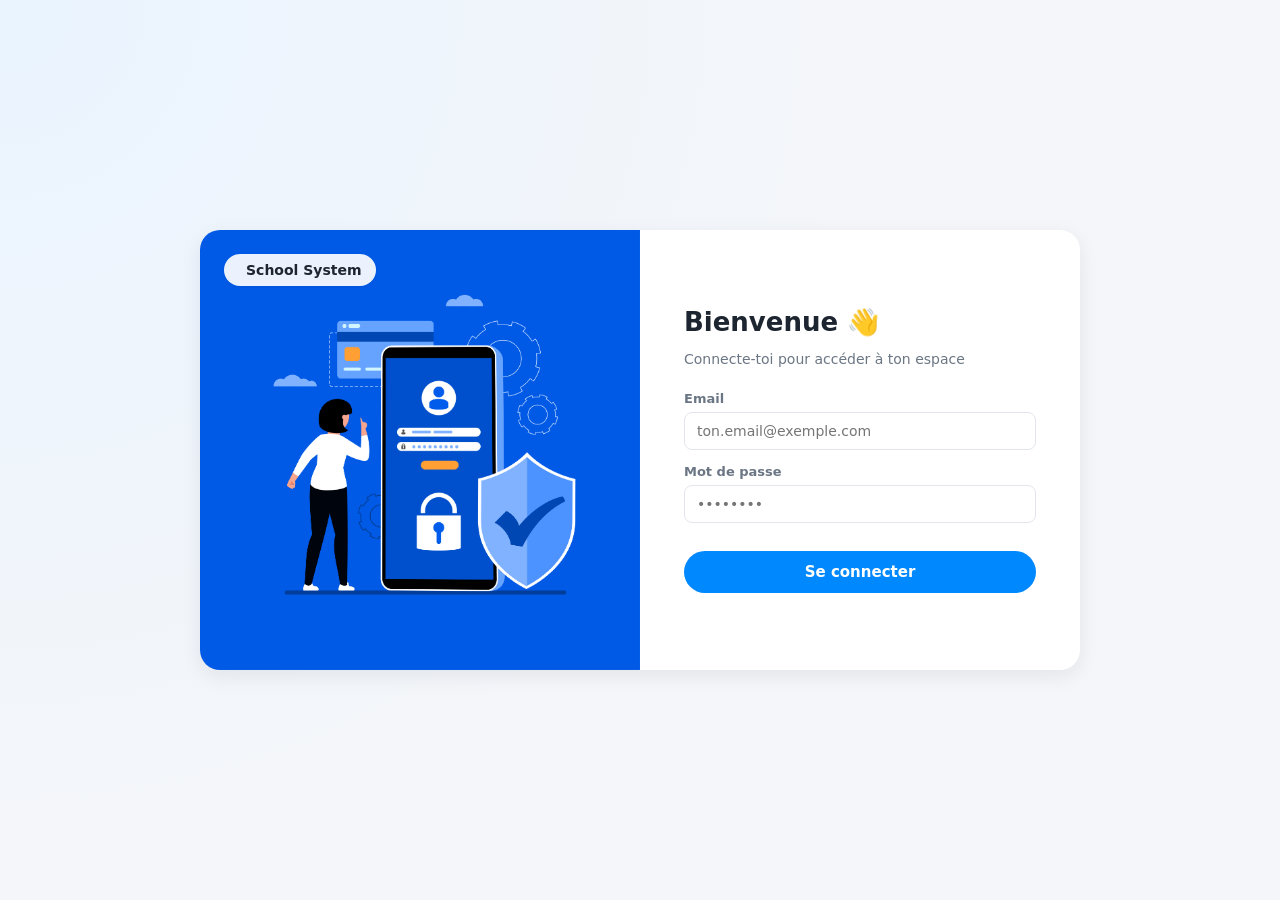
<file: web_fronted/index.html>
<!DOCTYPE html>
<html lang="fr">
<head>
    <meta charset="UTF-8">
    <title>School System</title>
    <link rel="stylesheet" href="styles/theme.css">
    <style>
        body {
            height: 100vh;
            display: flex;
            align-items: center;
            justify-content: center;
        }
        .loading-dot {
            width: 10px; height: 10px; border-radius: 50%;
            background: var(--color-primary);
            animation: pulse 1s infinite ease-in-out;
        }
        @keyframes pulse { 50% { opacity: 0.3; transform: scale(0.8); } }
    </style>
</head>
<body>
    <div class="loading-dot"></div>

    <script type="module">
        const token = localStorage.getItem("jwt");
        const role = localStorage.getItem("role");

        if (!token || !role) {
            window.location.href = "login.html";
        } else {
            switch (role) {
                case "Director": window.location.href = "director.html"; break;
                case "Administrator": window.location.href = "admin.html"; break;
                case "Professor": window.location.href = "professor.html"; break;
                case "Student": window.location.href = "student.html"; break;
                default: window.location.href = "login.html";
            }
        }
    </script>
</body>
</html>
</file>
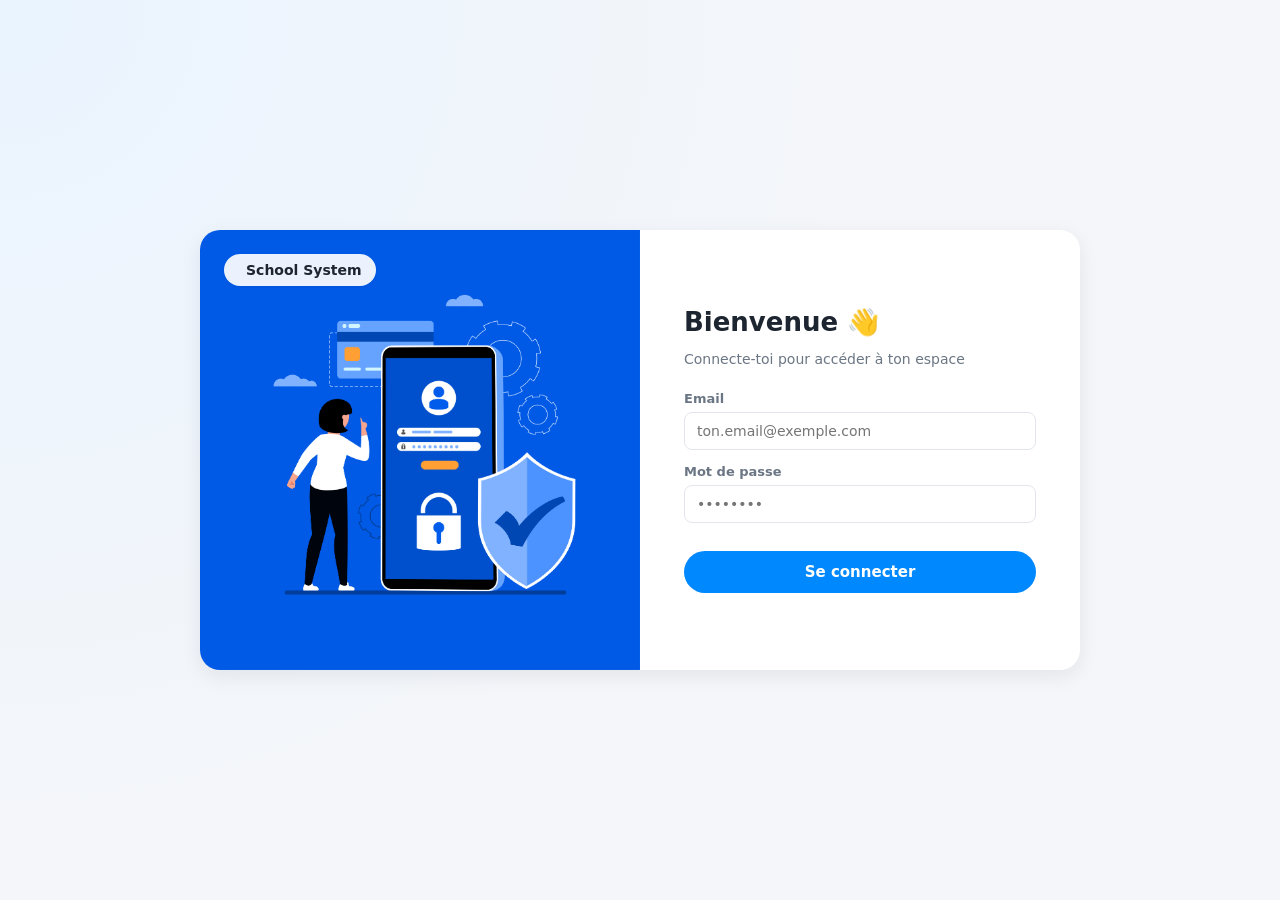
<file: web_fronted/admin.html>
<!DOCTYPE html>
<html lang="fr">
<head>
    <meta charset="UTF-8">
    <title>Admin Dashboard</title>
    <link rel="stylesheet" href="styles/theme.css">
    <link rel="stylesheet" href="styles/admin.css">
</head>
<body>
    <div class="app-shell">
        <aside class="app-sidebar" id="sidebar">
            <div class="app-sidebar-brand">
                <span class="brand-dot"></span>
                <span>School System</span>
            </div>
            <div class="app-sidebar-role">Administrator</div>

            <nav class="app-nav">
                <button class="app-nav-btn active" id="sidebarCreatioinFiliereBtn" data-target="filieres">
                    <svg viewBox="0 0 24 24" fill="none" stroke="currentColor" stroke-width="2"><path d="M12 3 2 8l10 5 10-5-10-5Z"/><path d="M6 10.5V16c0 1.5 2.7 3 6 3s6-1.5 6-3v-5.5"/></svg>
                    Filières
                </button>
                <button class="app-nav-btn" id="sidebarCreationProfBtn" data-target="professors">
                    <svg viewBox="0 0 24 24" fill="none" stroke="currentColor" stroke-width="2"><circle cx="12" cy="8" r="4"/><path d="M4 21c0-4.4 3.6-7 8-7s8 2.6 8 7"/></svg>
                    Professeurs
                </button>
                <button class="app-nav-btn" id="sidebarcreerEtudiantBtn" data-target="students">
                    <svg viewBox="0 0 24 24" fill="none" stroke="currentColor" stroke-width="2"><circle cx="9" cy="8" r="3.5"/><path d="M2 21c0-3.6 3-6 7-6s7 2.4 7 6"/><path d="M16.5 5c1.7.3 3 1.8 3 3.5S18.2 11.7 16.5 12"/><path d="M22 21c0-2.8-1.9-5-4.8-5.7"/></svg>
                    Étudiants
                </button>
                <button class="app-nav-btn" id="sidebarCreerModuleBtn" data-target="modules">
                    <svg viewBox="0 0 24 24" fill="none" stroke="currentColor" stroke-width="2"><path d="M4 19.5A2.5 2.5 0 0 1 6.5 17H20"/><path d="M6.5 2H20v20H6.5A2.5 2.5 0 0 1 4 19.5v-15A2.5 2.5 0 0 1 6.5 2Z"/></svg>
                    Modules
                </button>
                <button class="app-nav-btn" id="sidebarOverviewBtn" data-target="overview">
                    <svg viewBox="0 0 24 24" fill="none" stroke="currentColor" stroke-width="2"><rect x="3" y="3" width="7" height="9" rx="1.5"/><rect x="14" y="3" width="7" height="5" rx="1.5"/><rect x="14" y="12" width="7" height="9" rx="1.5"/><rect x="3" y="16" width="7" height="5" rx="1.5"/></svg>
                    Overview
                </button>
            </nav>

            <div class="app-sidebar-footer">
                <button class="app-logout-btn" id="logoutBtn">Se déconnecter</button>
            </div>
        </aside>

        <div class="app-main">
            <header class="app-header">
                <div class="app-header-left">
                    <button class="app-burger-btn" id="burgerMenuBtn">
                        <svg viewBox="0 0 24 24" fill="none" stroke="currentColor" stroke-width="2"><path d="M3 6h18"/><path d="M3 12h18"/><path d="M3 18h18"/></svg>
                    </button>
                    <div class="app-header-title" id="pageTitle">Filières</div>
                </div>
                <div class="app-header-right">
                    <a href="profile.html" class="app-avatar" style="text-decoration:none;" title="Mon profil">A</a>
                </div>
            </header>

            <main class="app-content">

                <!-- ===== FILIERES ===== -->
                <section class="app-section active creation-filiere" id="filieres">
                    <div class="section-heading">
                        <div>
                            <h1>Filières</h1>
                            <p>Créer et gérer les filières</p>
                        </div>
                    </div>

                    <div class="admin-split">
                        <div class="card">
                            <div class="card-title">Liste des filières</div>
                            <table class="data-table" id="tableRows" style="max-width: 500px;"></table>
                        </div>

                        <div class="card">
                            <div class="card-title">Ajouter une filière</div>
                            <div class="form-field">
                                <label>Nom de filière</label>
                                <input id="filierName" type="text" placeholder="Ex: Génie Informatique">
                            </div>
                            <div class="form-field">
                                <label>Description</label>
                                <textarea id="filiereDescription" class="filiere-description" placeholder="Décris brièvement la filière"></textarea>
                            </div>
                            <button class="btn btn-primary" id="filiereCreationSubmitBtn" style="margin-top:14px;">Enregistrer</button>
                        </div>
                    </div>
                </section>

                <!-- ===== PROFESSORS ===== -->
                <section class="app-section creation-prof" id="professors">
                    <div class="section-heading">
                        <div>
                            <h1>Professeurs</h1>
                            <p>Créer et gérer les comptes professeur</p>
                        </div>
                    </div>

                    <div class="admin-split">
                        <div class="card">
                            <div class="card-title">Liste des professeurs</div>
                            <table class="data-table" id="profTableRows"></table>
                        </div>

                        <div class="card">
                            <div class="card-title">Ajouter un professeur</div>
                            <div class="form-field">
                                <label>Nom</label>
                                <input id="profLastName" type="text" placeholder="Entrer le prenom">
                            </div>
                            <div class="form-field">
                                <label>Prenom</label>
                                <input id="profFirstName" type="text" placeholder="Entrer le nom">
                            </div>
                            <p style="font-size:13px;opacity:0.7;">Le mot de passe est genere automatiquement (nom+prenom+123)</p>
                            <button id="createProfBtn" class="btn btn-primary" style="margin-top:14px;">Enregistrer</button>
                        </div>
                    </div>
                </section>

                <!-- ===== STUDENTS ===== -->
                <section class="app-section creation-etudiant" id="students">
                    <div class="section-heading">
                        <div>
                            <h1>Étudiants</h1>
                            <p>Créer et gérer les comptes étudiant</p>
                        </div>
                    </div>

                    <div class="admin-split">
                        <div class="card">
                            <div class="card-title">Liste des étudiants</div>
                            <table class="data-table" id="studentTableRows"></table>
                        </div>

                        <div class="card">
                            <div class="card-title">Ajouter un étudiant</div>
                            <div class="form-field">
                                <label>Nom </label>
                                <input id="studentLastName" type="text">
                            </div>
                            <div class="form-field">
                                <label>Prenom</label>
                                <input id="studentFirstName" type="text">
                            </div>
                            <div class="form-field">
                                <label>CNI</label>
                                <input id="studentCNI" type="text">
                            </div>
                            <div class="form-field">
                                <label>CNE</label>
                                <input id="studentCNE" type="text">
                            </div>
                            <div class="form-field">
                                <label>Filière</label>
                                <select id="studentFiliere"></select>
                            </div>
                            <button id="createStudentBtn" class="btn btn-primary" style="margin-top:14px;">Enregistrer</button>
                        </div>
                    </div>
                </section>

                <!-- ===== MODULES ===== -->
                <section class="app-section creation-module" id="modules">
                    <div class="section-heading">
                        <div>
                            <h1>Modules</h1>
                            <p>Créer et gérer les modules</p>
                        </div>
                    </div>

                    <div class="admin-split">
                        <div class="card">
                            <div class="card-title">Liste des modules</div>
                            <table class="data-table" id="moduleTableRows"></table>
                        </div>

                        <div class="card">
                            <div class="card-title">Ajouter un module</div>
                            <div class="form-field">
                                <label>Nom du module</label>
                                <input id="moduleName" type="text">
                            </div>
                            <div class="form-field">
                                <label>Description</label>
                                <input id="moduleDesc" type="text">
                            </div>
                            <div class="form-field">
                                <label>Professeur</label>
                                <select id="moduleProfessor"></select>
                            </div>
                            <div class="form-field">
                                <label>Filière</label>
                                <select id="moduleFiliere"></select>
                            </div>
                            <div class="form-field">
                                <label>Créneau libre</label>
                                <select id="moduleSlot"></select>
                            </div>

                            <button id="createModuleBtn" class="btn btn-primary" style="margin-top:14px;">Enregistrer</button>
                        </div>
                    </div>
                </section>

                <!-- ===== OVERVIEW ===== -->
                <section class="app-section overview" id="overview">
                    <div class="section-heading">
                        <div>
                            <h1>Overview</h1>
                            <p>Vue détaillée par filière</p>
                        </div>
                        <select id="overviewFiliere" style="min-width:220px;"></select>
                    </div>

                    <div class="overview-content">
                        <div class="card">
                            <div class="card-title"> Modules - Professeurs</div>
                            <table class="data-table" id="overviewProfessorModuleTable"></table>
                        </div>
                        <div class="card">
                            <div class="card-title">Étudiants</div>
                            <table class="data-table" id="overviewStudentTable"></table>
                        </div>
                    </div>
                </section>

            </main>
        </div>
    </div>

    <script type="module" src="script/utile.js"></script>
    <script type="module" src="script/admin.js"></script>
</body>
</html>
</file>
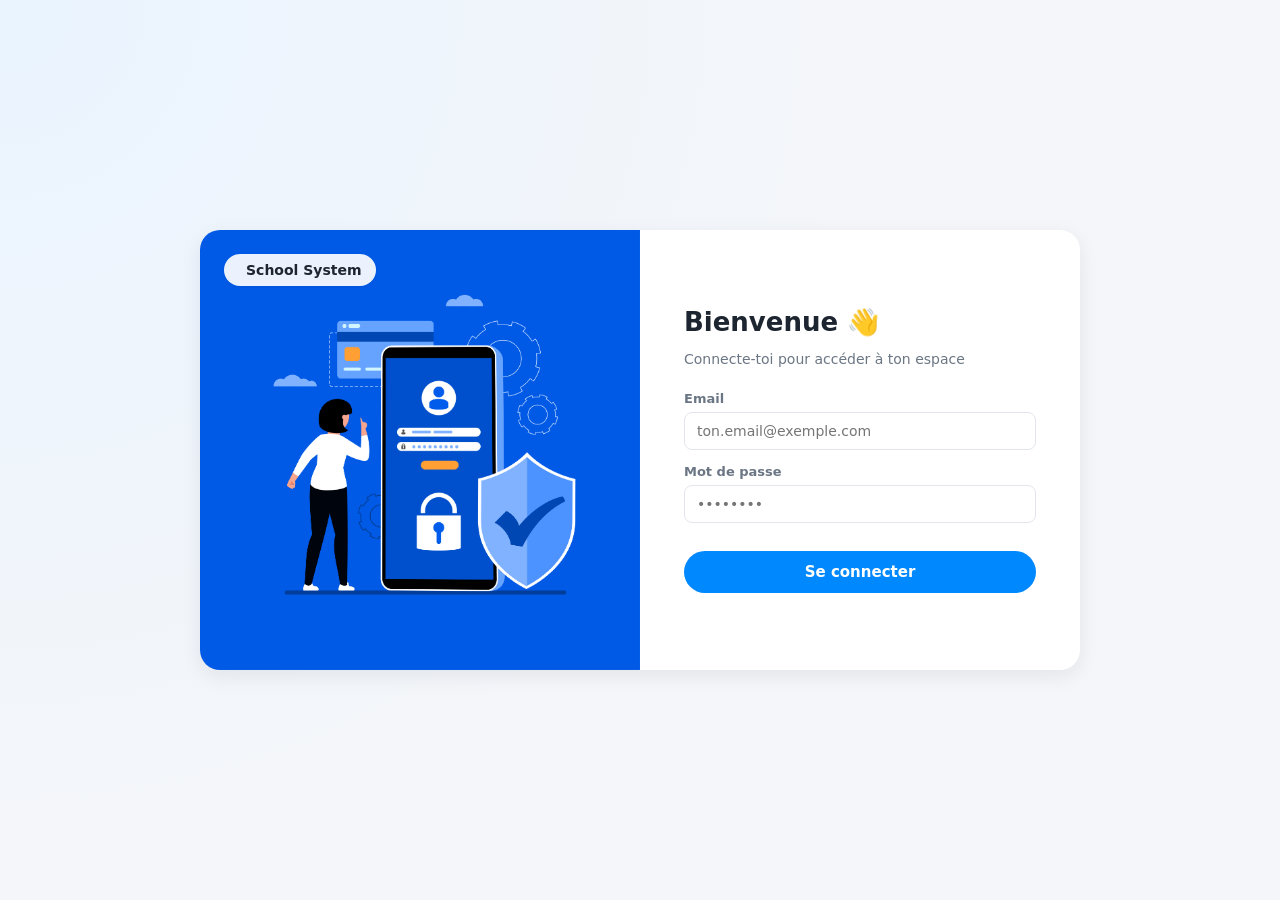
<file: web_fronted/director.html>
<!DOCTYPE html>
<html lang="fr">
<head>
    <meta charset="UTF-8">
    <title>Director Dashboard</title>
    <link rel="stylesheet" href="styles/theme.css">
    <link rel="stylesheet" href="styles/director.css">
</head>
<body>
    <div class="app-shell">
        <aside class="app-sidebar" id="sidebar">
            <div class="app-sidebar-brand">
                <span class="brand-dot"></span>
                <span>School System</span>
            </div>
            <div class="app-sidebar-role">Director</div>

            <nav class="app-nav">
                <button class="app-nav-btn active" data-target="overview">
                    <svg viewBox="0 0 24 24" fill="none" stroke="currentColor" stroke-width="2"><rect x="3" y="3" width="7" height="9" rx="1.5"/><rect x="14" y="3" width="7" height="5" rx="1.5"/><rect x="14" y="12" width="7" height="9" rx="1.5"/><rect x="3" y="16" width="7" height="5" rx="1.5"/></svg>
                    Overview
                </button>
                <button class="app-nav-btn" data-target="by-filiere">
                    <svg viewBox="0 0 24 24" fill="none" stroke="currentColor" stroke-width="2"><path d="M12 3 2 8l10 5 10-5-10-5Z"/><path d="M6 10.5V16c0 1.5 2.7 3 6 3s6-1.5 6-3v-5.5"/></svg>
                    Par filière
                </button>
                <button class="app-nav-btn" data-target="ml-dashboard">
                    <svg viewBox="0 0 24 24" fill="none" stroke="currentColor" stroke-width="2"><path d="M12 2v4"/><path d="M12 18v4"/><path d="M4.9 4.9l2.8 2.8"/><path d="M16.3 16.3l2.8 2.8"/><path d="M2 12h4"/><path d="M18 12h4"/><path d="M4.9 19.1l2.8-2.8"/><path d="M16.3 7.7l2.8-2.8"/><circle cx="12" cy="12" r="3.2"/></svg>
                    Classes &amp; étudiants
                </button>
                <button class="app-nav-btn" data-target="predictions">
                    <svg viewBox="0 0 24 24" fill="none" stroke="currentColor" stroke-width="2"><path d="M3 17l6-6 4 4 8-8"/><path d="M17 7h4v4"/></svg>
                    Prédictions précoces
                </button>
            </nav>

            <div class="app-sidebar-footer">
                <button class="app-logout-btn" id="logoutBtn">Se déconnecter</button>
            </div>
        </aside>

        <div class="app-main">
            <header class="app-header">
                <div class="app-header-left">
                    <button class="app-burger-btn" id="burgerMenuBtn">
                        <svg viewBox="0 0 24 24" fill="none" stroke="currentColor" stroke-width="2"><path d="M3 6h18"/><path d="M3 12h18"/><path d="M3 18h18"/></svg>
                    </button>
                    <div class="app-header-title" id="pageTitle">Overview</div>
                </div>
                <div class="app-header-right">
                    <a href="profile.html" class="app-avatar" style="text-decoration:none;" title="Mon profil">D</a>
                </div>
            </header>

            <main class="app-content">

                <!-- ===== OVERVIEW ===== -->
                <section class="app-section active" id="overview">
                    <div class="section-heading">
                        <div>
                            <h1>Vue d'ensemble</h1>
                            <p>Statistiques générales de l'établissement</p>
                        </div>
                    </div>

                    <div class="stat-grid">
                        <div class="stat-card">
                            <div class="stat-label">Filières</div>
                            <div class="stat-value" id="statFilieres">–</div>
                        </div>
                        <div class="stat-card">
                            <div class="stat-label">Professeurs</div>
                            <div class="stat-value" id="statProfessors">–</div>
                        </div>
                        <div class="stat-card">
                            <div class="stat-label">Étudiants</div>
                            <div class="stat-value" id="statStudents">–</div>
                        </div>
                        <div class="stat-card">
                            <div class="stat-label">Moyenne générale</div>
                            <div class="stat-value" id="statAverage">–</div>
                        </div>
                    </div>

                    <div class="card" style="margin-top:20px;">
                        <div class="card-title">Toutes les filières en un coup d'œil</div>
                        <table class="data-table" id="filieresOverviewTable">
                            <thead>
                                <tr>
                                    <th>Filière</th>
                                    <th>Étudiants</th>
                                    <th>Professeurs</th>
                                    <th>Moyenne</th>
                                    <th>Étudiants notés</th>
                                    <th>À risque</th>
                                </tr>
                            </thead>
                            <tbody id="filieresOverviewTableBody"></tbody>
                        </table>
                    </div>
                </section>

                <!-- ===== BY FILIERE: students + grades per class ===== -->
                <section class="app-section" id="by-filiere">
                    <div class="section-heading">
                        <div>
                            <h1>Par filière</h1>
                            <p>Étudiants et notes, filière par filière</p>
                        </div>
                        <select id="filiereOverviewSelect" style="min-width:220px;"></select>
                    </div>

                    <div class="card">
                        <div class="card-title">Étudiants &amp; moyennes</div>
                        <table class="data-table" id="filiereStudentsTable">
                            <thead>
                                <tr>
                                    <th>Nom</th>
                                    <th>Prénom</th>
                                    <th>CNE</th>
                                    <th>Moyenne générale</th>
                                </tr>
                            </thead>
                            <tbody id="filiereStudentsTableBody"></tbody>
                        </table>
                    </div>

                    <div class="card">
                        <div class="card-title">Modules de cette filière</div>
                        <table class="data-table" id="filiereModulesTable">
                            <thead>
                                <tr>
                                    <th>Module</th>
                                    <th>Professeur</th>
                                    <th>Moyenne de classe</th>
                                </tr>
                            </thead>
                            <tbody id="filiereModulesTableBody"></tbody>
                        </table>
                    </div>
                </section>

                <!-- ===== ML DASHBOARD ===== -->
                <section class="app-section" id="ml-dashboard">
                    <div class="section-heading">
                        <div>
                            <h1>Classes et étudiants</h1>
                            <p>Réussite estimée par le modèle, classe par classe</p>
                        </div>
                    </div>

                    <div class="cls-layout">
                        <aside class="cls-list" id="classList"></aside>

                        <div class="cls-detail">
                            <div class="cls-head">
                                <h2 id="clsName">—</h2>
                                <div class="cls-stats">
                                    <div><strong id="clsCount">—</strong><span>étudiants</span></div>
                                    <div><strong id="clsRisk" class="is-danger">—</strong><span>à risque</span></div>
                                    <div><strong id="clsAvg">—</strong><span>réussite moyenne</span></div>
                                </div>
                            </div>

                            <div class="cls-toolbar">
                                <div class="cls-tabs" id="clsTabs">
                                    <button class="active" data-filter="all">Tous</button>
                                    <button data-filter="risk">À risque</button>
                                    <button data-filter="watch">À surveiller</button>
                                    <button data-filter="ok">Bien</button>
                                </div>
                                <input type="search" id="clsSearch" placeholder="Chercher un étudiant…">
                            </div>

                            <div class="cls-students" id="classStudents"></div>
                        </div>
                    </div>
                </section>

                <!-- ===== EARLY PREDICTIONS ===== -->
                <section class="app-section" id="predictions">
                    <div class="section-heading">
                        <div>
                            <h1>Prédictions précoces</h1>
                            <p>Dès qu'un prof entre la première note, estime la réussite sans attendre les 3 notes</p>
                        </div>
                        <select id="predictionsFiliereSelect" style="min-width:220px;"></select>
                    </div>

                    <div class="card">
                        <div class="card-title">Choisir un module</div>
                        <select id="predictionsModuleSelect" style="min-width:280px;"></select>
                    </div>

                    <div class="card">
                        <div class="card-title">Estimation par étudiant</div>
                        <table class="data-table" id="predictionsTable">
                            <thead>
                                <tr>
                                    <th>Étudiant</th>
                                    <th>Note 1</th>
                                    <th>Note 2</th>
                                    <th>Note 3</th>
                                    <th>Notes utilisées</th>
                                    <th>Fiabilité</th>
                                    <th>Réussite estimée</th>
                                </tr>
                            </thead>
                            <tbody id="predictionsTableBody"></tbody>
                        </table>
                        <p style="font-size:12px;color:var(--color-text-muted);margin-top:10px;">
                            L'estimation s'affine au fur et à mesure que le professeur ajoute les notes 2 et 3.
                            Avec une seule note, la fiabilité est faible.
                        </p>
                    </div>
                </section>

            </main>
        </div>
    </div>

    <script type="module" src="script/utile.js"></script>
    <script type="module" src="script/director.js"></script>
</body>
</html>
</file>
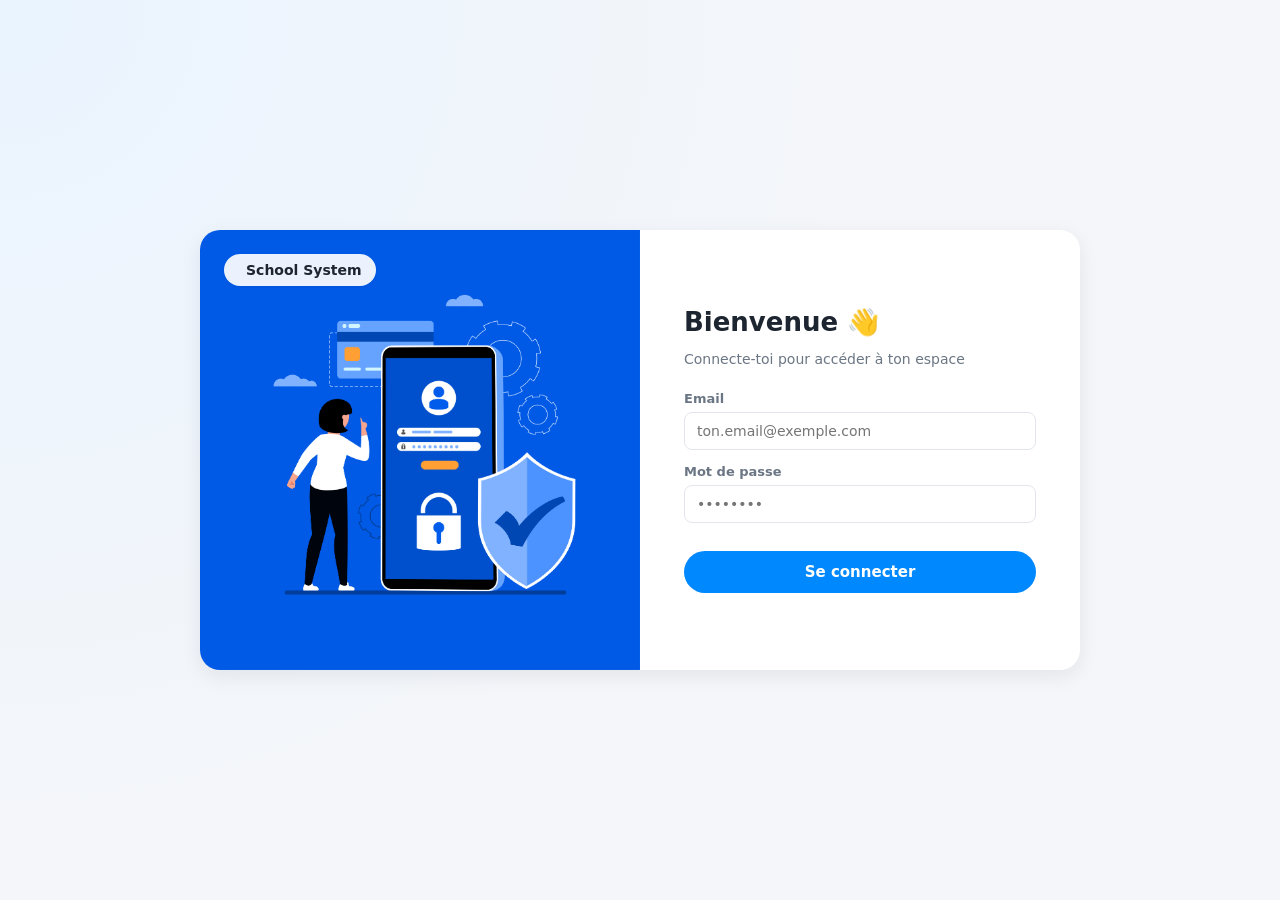
<file: web_fronted/login.html>
<!DOCTYPE html>
<html lang="fr">
<head>
    <meta charset="UTF-8">
    <title>Connexion — School System</title>
    <link rel="stylesheet" href="styles/theme.css">
    <link rel="stylesheet" href="styles/login.css">
</head>
<body>
    <div class="login-page">
        <div class="login-card">
            <div class="login-image">
                <img alt="login" src="resources\images\login.jpg">
                <div class="login-image-overlay">
                    <span class="brand-dot"></span>
                    <span>School System</span>
                </div>
            </div>
            <div class="login-form">
                <h1>Bienvenue 👋</h1>
                <p class="login-subtitle">Connecte-toi pour accéder à ton espace</p>

                <div class="form-field">
                    <label>Email</label>
                    <input type="text" id="username" placeholder="ton.email@exemple.com">
                </div>

                <div class="form-field">
                    <label>Mot de passe</label>
                    <input type="password" id="password" placeholder="••••••••">
                </div>

                <button onclick="login()" id="loginButton" class="btn btn-primary login-submit-btn">
                    Se connecter
                </button>
            </div>
        </div>
    </div>

    <script src="script/login.js"></script>
</body>
</html>
</file>
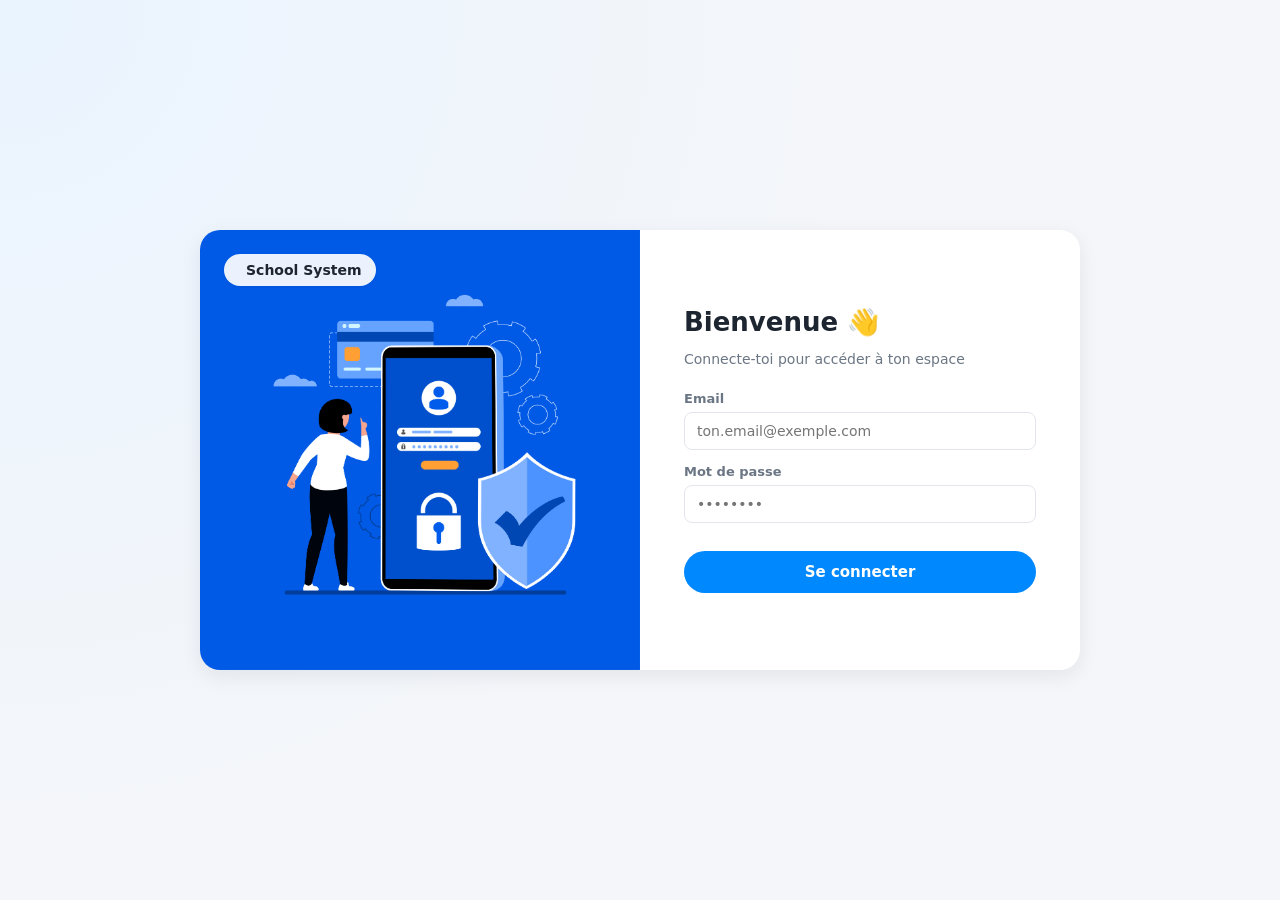
<file: web_fronted/professor.html>
<!DOCTYPE html>
<html lang="fr">
<head>
    <meta charset="UTF-8">
    <title>Professor Dashboard</title>
    <link rel="stylesheet" href="styles/theme.css">
    <link rel="stylesheet" href="styles/professor.css">
</head>
<body>
    <div class="app-shell">
        <aside class="app-sidebar" id="sidebar">
            <div class="app-sidebar-brand">
                <span class="brand-dot"></span>
                <span>School System</span>
            </div>
            <div class="app-sidebar-role">Professor</div>

            <nav class="app-nav">
                <button class="app-nav-btn active" data-target="modules">
                    <svg viewBox="0 0 24 24" fill="none" stroke="currentColor" stroke-width="2"><path d="M4 19.5A2.5 2.5 0 0 1 6.5 17H20"/><path d="M6.5 2H20v20H6.5A2.5 2.5 0 0 1 4 19.5v-15A2.5 2.5 0 0 1 6.5 2Z"/></svg>
                    Mes modules
                </button>
                <button class="app-nav-btn" data-target="notes">
                    <svg viewBox="0 0 24 24" fill="none" stroke="currentColor" stroke-width="2"><path d="M9 11l3 3L22 4"/><path d="M21 12v7a2 2 0 0 1-2 2H5a2 2 0 0 1-2-2V5a2 2 0 0 1 2-2h11"/></svg>
                    Ajouter des notes
                </button>
                <button class="app-nav-btn" data-target="description">
                    <svg viewBox="0 0 24 24" fill="none" stroke="currentColor" stroke-width="2"><path d="M14 2H6a2 2 0 0 0-2 2v16a2 2 0 0 0 2 2h12a2 2 0 0 0 2-2V8Z"/><path d="M14 2v6h6"/><path d="M9 13h6"/><path d="M9 17h6"/></svg>
                    Description du cours
                </button>
                <button class="app-nav-btn" data-target="attendance">
                    <svg viewBox="0 0 24 24" fill="none" stroke="currentColor" stroke-width="2"><rect x="3" y="4" width="18" height="17" rx="2"/><path d="M3 9h18"/><path d="M8 2v4"/><path d="M16 2v4"/></svg>
                    Assiduité
                </button>
            </nav>

            <div class="app-sidebar-footer">
                <button class="app-logout-btn" id="logoutBtn">Se déconnecter</button>
            </div>
        </aside>

        <div class="app-main">
            <header class="app-header">
                <div class="app-header-left">
                    <button class="app-burger-btn" id="burgerMenuBtn">
                        <svg viewBox="0 0 24 24" fill="none" stroke="currentColor" stroke-width="2"><path d="M3 6h18"/><path d="M3 12h18"/><path d="M3 18h18"/></svg>
                    </button>
                    <div class="app-header-title" id="pageTitle">Mes modules</div>
                </div>
                <div class="app-header-right">
                    <a href="profile.html" class="app-avatar" style="text-decoration:none;" title="Mon profil">P</a>
                </div>
            </header>

            <main class="app-content">

                <!-- ===== MY MODULES ===== -->
                <section class="app-section active" id="modules">
                    <div class="section-heading">
                        <div>
                            <h1>Mes modules</h1>
                            <p>Modules dont tu es responsable</p>
                        </div>
                    </div>
                    <div id="myModulesList">
                    </div>
                </section>

                <!-- ===== ADD NOTES: filiere -> module -> student -> notes ===== -->
                <section class="app-section" id="notes">
                    <div class="section-heading">
                        <div>
                            <h1>Ajouter des notes</h1>
                            <p>Choisis la filière, le module, puis l'étudiant</p>
                        </div>
                    </div>

                    <div class="card">
                        <div class="filiere-picker">
                            <div class="form-field">
                                <label>Module - Filière</label>
                                <select id="notesFiliereModuleSelect"></select>
                            </div>
                            <button class="btn btn-primary" id="searchStudent" style="margin-top:16px;">Search</button>
                        </div>
            
                    </div>

                    <div class="card">
                        <div class="card-title">Notes  pour ce module</div>
                        <table class="data-table" id="moduleGradesTable">
                            <tbody id="moduleGradesTableBody"></tbody>
                        </table>
                    </div>
                </section>

                <!-- ===== COURSE DESCRIPTION ===== -->
                <section class="app-section" id="description">
                    <div class="section-heading">
                        <div>
                            <h1>Description du cours</h1>
                            <p>Visible par les étudiants de la filière sur ce module</p>
                        </div>
                    </div>

                    <div class="card">
                        <div class="form-field">
                            <label>Module</label>
                            <select id="descriptionModuleSelect"></select>
                        </div>
                        <div class="form-field" style="margin-top:12px;">
                            <label>Description</label>
                            <textarea id="courseDescriptionInput" rows="8" placeholder="Décris le contenu du cours, les objectifs, le plan..."></textarea>
                        </div>
                        <button class="btn btn-primary" id="saveDescriptionBtn" style="margin-top:16px;">Enregistrer</button>
                    </div>
                </section>

                <!-- ===== ATTENDANCE ===== -->
                <section class="app-section" id="attendance">
                    <div class="section-heading">
                        <div>
                            <h1>Assiduité</h1>
                            <p>Marquer présence / absence par séance</p>
                        </div>
                    </div>
                    <div class="card">
                        <div class="empty-state">Formulaire d'assiduité — à implémenter</div>
                    </div>
                </section>

            </main>
        </div>
    </div>

    <script type="module" src="script/utile.js"></script>
    <script type="module" src="script/professor.js"></script>
</body>
</html>
</file>
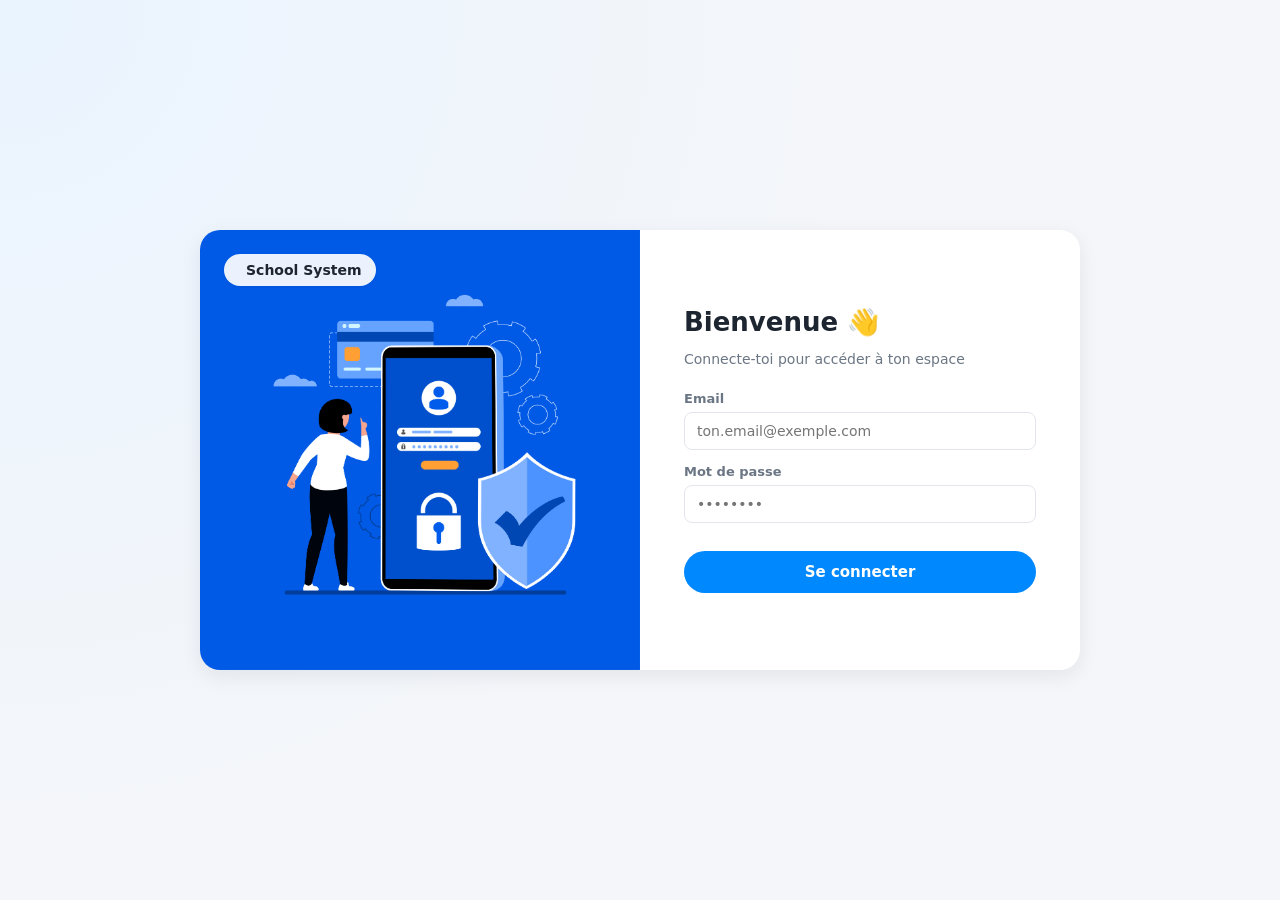
<file: web_fronted/profile.html>
<!DOCTYPE html>
<html lang="fr">
<head>
    <meta charset="UTF-8">
    <title>Mon profil</title>
    <link rel="stylesheet" href="styles/theme.css">
    <link rel="stylesheet" href="styles/admin.css">
</head>
<body>
    <div class="app-shell">
        <div class="app-main" style="margin-left:0;">
            <header class="app-header">
                <div class="app-header-left">
                    <a href="#" id="backLink" class="app-header-title" style="text-decoration:none;">&larr; Retour</a>
                </div>
                <div class="app-header-right">
                    <button class="app-logout-btn" id="logoutBtn">Se deconnecter</button>
                </div>
            </header>

            <main class="app-content">
                <section class="app-section active">
                    <div class="section-heading">
                        <div>
                            <h1>Mon profil</h1>
                            <p>Consulter et modifier mes informations</p>
                        </div>
                    </div>

                    <div class="admin-split">
                        <div class="card">
                            <div class="card-title">Informations</div>
                            <div class="form-field">
                                <label>Nom</label>
                                <input id="profileName" type="text">
                            </div>
                            <div class="form-field">
                                <label>Prenom</label>
                                <input id="profilePrenom" type="text">
                            </div>
                            <div class="form-field">
                                <label>Email</label>
                                <input id="profileEmail" type="text" disabled>
                            </div>
                            <div class="form-field" id="extraFieldWrap" style="display:none;">
                                <label id="extraFieldLabel"></label>
                                <input id="extraFieldValue" type="text" disabled>
                            </div>
                            <button class="btn btn-primary" id="saveInfoBtn" style="margin-top:14px;">Enregistrer</button>
                        </div>

                        <div class="card">
                            <div class="card-title">Changer le mot de passe</div>
                            <div class="form-field">
                                <label>Mot de passe actuel</label>
                                <input id="currentPassword" type="password">
                            </div>
                            <div class="form-field">
                                <label>Nouveau mot de passe</label>
                                <input id="newPassword" type="password">
                            </div>
                            <button class="btn btn-primary" id="savePasswordBtn" style="margin-top:14px;">Changer le mot de passe</button>
                        </div>
                    </div>
                </section>
            </main>
        </div>
    </div>

    <script type="module" src="script/profile.js"></script>
</body>
</html>
</file>
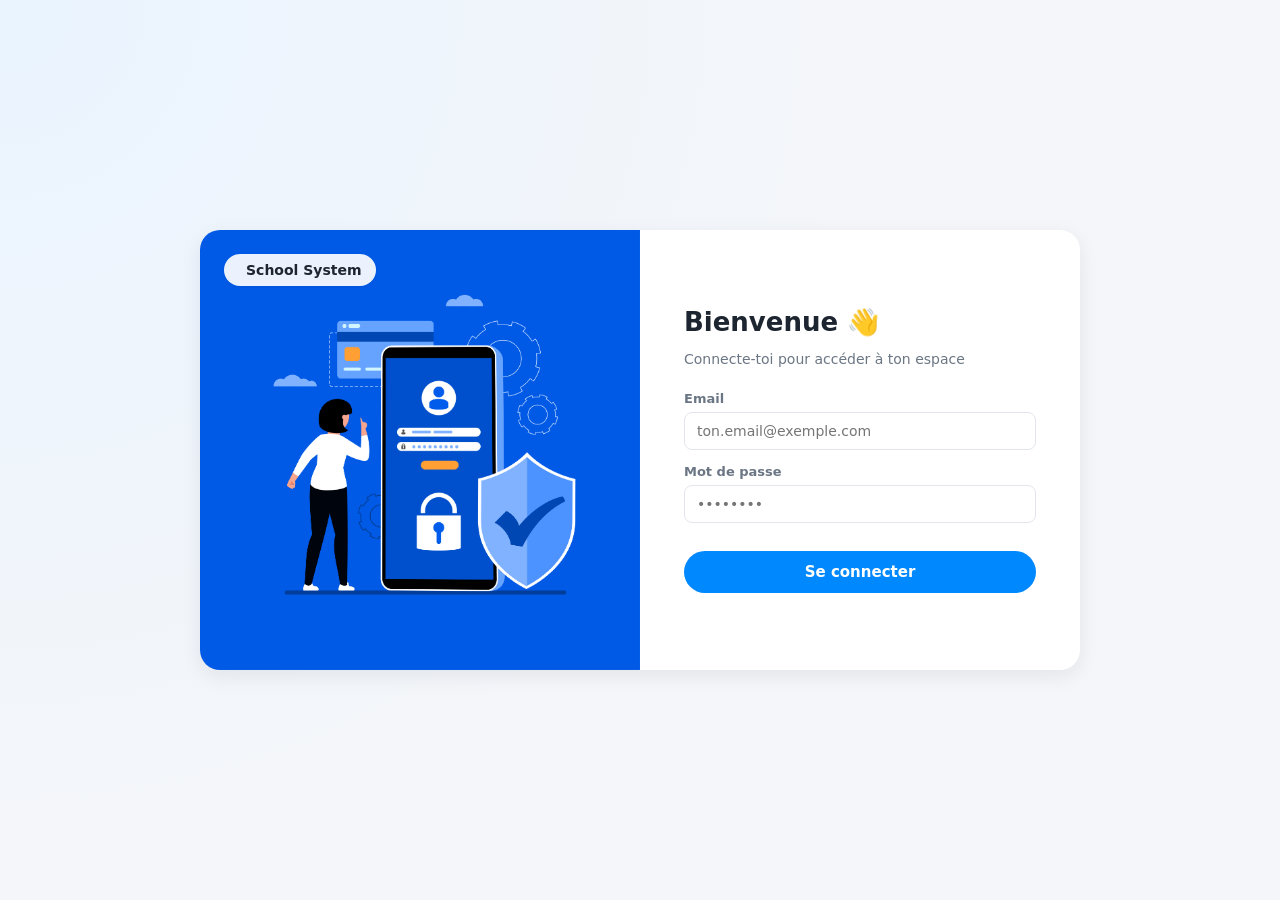
<file: web_fronted/student.html>
<!DOCTYPE html>
<html lang="fr">
<head>
    <meta charset="UTF-8">
    <title>Student Dashboard</title>
    <link rel="stylesheet" href="styles/theme.css">
    <link rel="stylesheet" href="styles/student.css">
</head>
<body>
    <div class="app-shell">
        <aside class="app-sidebar" id="sidebar">
            <div class="app-sidebar-brand">
                <span class="brand-dot"></span>
                <span>School System</span>
            </div>
            <div class="app-sidebar-role">Student</div>

            <nav class="app-nav">
                <button class="app-nav-btn active" data-target="schedule">
                    <svg viewBox="0 0 24 24" fill="none" stroke="currentColor" stroke-width="2"><rect x="3" y="4" width="18" height="17" rx="2"/><path d="M3 9h18"/><path d="M8 2v4"/><path d="M16 2v4"/></svg>
                    Emploi du temps
                </button>
                <button class="app-nav-btn" data-target="modules">
                    <svg viewBox="0 0 24 24" fill="none" stroke="currentColor" stroke-width="2"><path d="M4 19.5A2.5 2.5 0 0 1 6.5 17H20"/><path d="M6.5 2H20v20H6.5A2.5 2.5 0 0 1 4 19.5v-15A2.5 2.5 0 0 1 6.5 2Z"/></svg>
                    Modules
                </button>
                <button class="app-nav-btn" data-target="grades">
                    <svg viewBox="0 0 24 24" fill="none" stroke="currentColor" stroke-width="2"><path d="M9 11l3 3L22 4"/><path d="M21 12v7a2 2 0 0 1-2 2H5a2 2 0 0 1-2-2V5a2 2 0 0 1 2-2h11"/></svg>
                    Notes
                </button>
                <button class="app-nav-btn" data-target="ai-assistant">
                    <svg viewBox="0 0 24 24" fill="none" stroke="currentColor" stroke-width="2"><path d="M21 11.5a8.4 8.4 0 0 1-8.9 8.4 8.5 8.5 0 0 1-3.8-.9L3 20l1.1-5.3A8.4 8.4 0 1 1 21 11.5Z"/></svg>
                    Assistant IA
                </button>
            </nav>

            <div class="app-sidebar-footer">
                <button class="app-logout-btn" id="logoutBtn">Se déconnecter</button>
            </div>
        </aside>

        <div class="app-main">
            <header class="app-header">
                <div class="app-header-left">
                    <button class="app-burger-btn" id="burgerMenuBtn">
                        <svg viewBox="0 0 24 24" fill="none" stroke="currentColor" stroke-width="2"><path d="M3 6h18"/><path d="M3 12h18"/><path d="M3 18h18"/></svg>
                    </button>
                    <div class="app-header-title" id="pageTitle">Emploi du temps</div>
                </div>
                <div class="app-header-right">
                    <a href="profile.html" class="app-avatar" style="text-decoration:none;" title="Mon profil">S</a>
                </div>
            </header>

            <main class="app-content">

                <!-- ===== SCHEDULE ===== -->
                <section class="app-section active" id="schedule">
                    <div class="section-heading">
                        <div>
                            <h1>Emploi du temps</h1>
                            <p>Ta semaine, filière incluse</p>
                        </div>
                    </div>

                    <div class="card">
                        <div class="schedule-grid" id="scheduleGrid">
                            <div></div>
                            <div class="schedule-cell-head">Lun</div>
                            <div class="schedule-cell-head">Mar</div>
                            <div class="schedule-cell-head">Mer</div>
                            <div class="schedule-cell-head">Jeu</div>
                            <div class="schedule-cell-head">Ven</div>
                            <div class="schedule-cell-head">Sam</div>
                            <!-- JS: append one .schedule-slot-label + 6x .schedule-cell(.filled) per time slot -->
                        </div>
                    </div>
                </section>

                <!-- ===== MODULES (with course description added by the professor) ===== -->
                <section class="app-section" id="modules">
                    <div class="section-heading">
                        <div>
                            <h1>Modules</h1>
                            <p>Description du cours ajoutée par le professeur</p>
                        </div>
                    </div>

                    <div id="modulesList">
                        <!-- JS: repeat this .module-card block per module -->
                        <div class="module-card">
                            <div class="module-card-head">
                                <h3>Nom du module</h3>
                                <span class="badge badge-success">Prof. Nom Prénom</span>
                            </div>
                            <p class="module-card-desc">
                                La description du cours écrite par le professeur s'affichera ici.
                            </p>
                        </div>
                    </div>
                </section>

                <!-- ===== GRADES ===== -->
                <section class="app-section" id="grades">
                    <div class="section-heading">
                        <div>
                            <h1>Notes</h1>
                            <p>Tes notes par module, ce semestre</p>
                        </div>
                    </div>

                    <div class="card">
                        <table class="data-table" id="gradesTable">
                            <thead>
                                <tr>
                                    <th>Module</th>
                                    <th>Note 1</th>
                                    <th>Note 2</th>
                                    <th>Note 3</th>
                                    <th>TP</th>
                                    <th>Moyenne</th>
                                </tr>
                            </thead>
                            <tbody id="gradesTableBody">
                                <!-- JS: fill rows here -->
                            </tbody>
                        </table>
                    </div>
                </section>

                <!-- ===== AI ASSISTANT ===== -->
                <section class="app-section" id="ai-assistant">
                    <div class="section-heading">
                        <div>
                            <h1>Assistant IA</h1>
                            <p>Une conversation par sujet, par module</p>
                        </div>
                        <select id="moduleSelect" style="min-width:220px;"></select>
                    </div>

                    <div class="chat-shell">
                        <div class="chat-thread-list">
                            <button class="btn btn-primary" id="newConversationBtn" style="width:100%;margin-bottom:10px;">+ Nouvelle conversation</button>
                            <div id="threadList"></div>
                        </div>
                        <div class="chat-window">
                            <div class="chat-messages" id="chatMessages">
                                <!-- JS: one .chat-bubble.question / .chat-bubble.response per message -->
                            </div>
                            <div class="chat-input-row">
                                <input type="text" id="chatInput" placeholder="Pose une question sur ce module...">
                                <button class="btn btn-primary" id="chatSendBtn">Envoyer</button>
                            </div>
                        </div>
                    </div>
                </section>

            </main>
        </div>
    </div>

    <script type="module" src="script/utile.js"></script>
    <script type="module" src="script/student.js"></script>
</body>
</html>
</file>
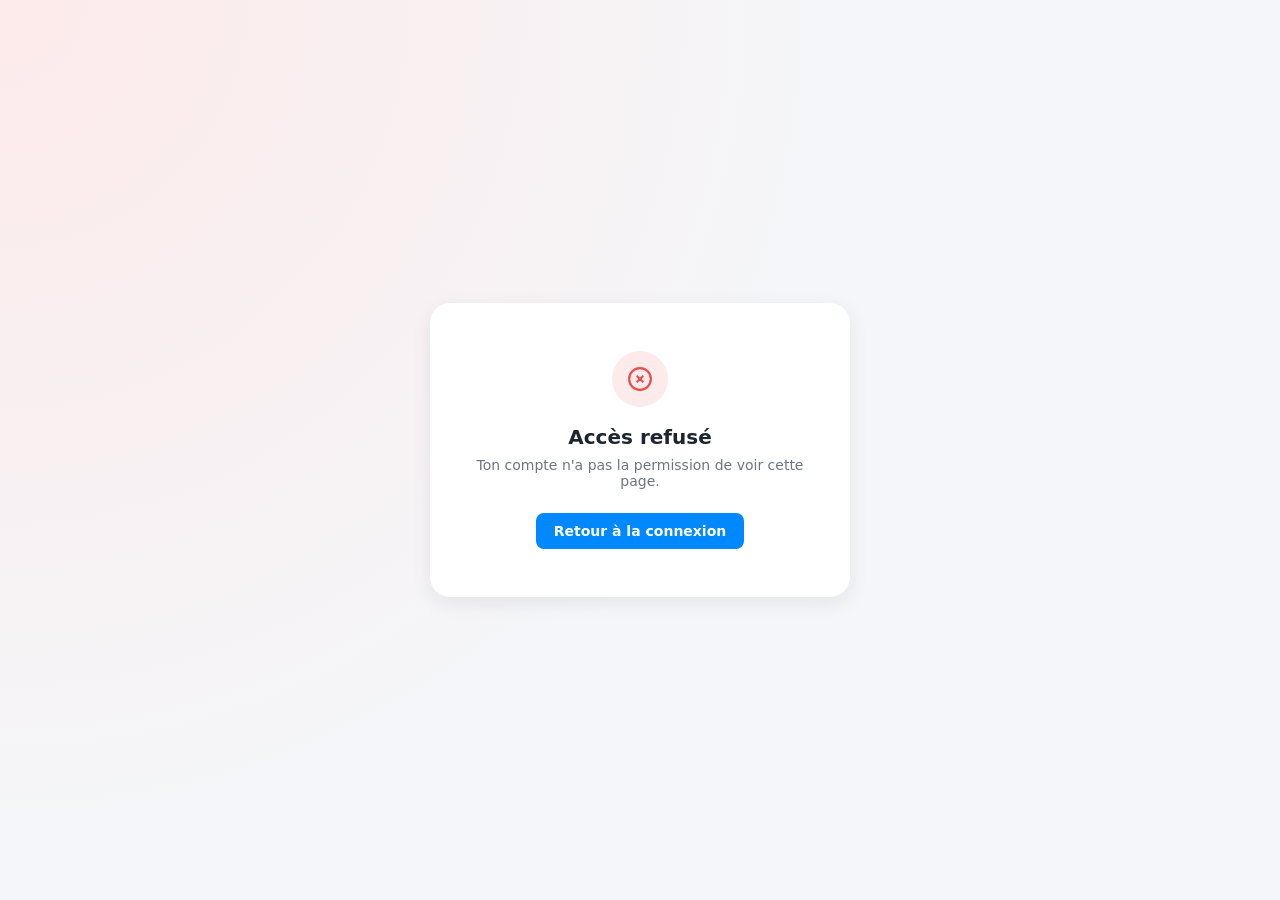
<file: web_fronted/unauthorized.html>
<!DOCTYPE html>
<html lang="fr">
<head>
    <meta charset="UTF-8">
    <title>Accès refusé</title>
    <link rel="stylesheet" href="styles/theme.css">
    <style>
        body {
            height: 100vh;
            display: flex;
            align-items: center;
            justify-content: center;
            background: radial-gradient(circle at top left, #fdeaea 0%, var(--color-bg) 55%);
        }
        .unauthorized-card {
            background: var(--color-surface);
            border-radius: var(--radius-lg);
            box-shadow: var(--shadow-md);
            padding: 48px 44px;
            text-align: center;
            max-width: 420px;
        }
        .unauthorized-icon {
            width: 56px;
            height: 56px;
            border-radius: 50%;
            background: var(--color-danger-bg);
            color: var(--color-danger);
            display: flex;
            align-items: center;
            justify-content: center;
            margin: 0 auto 18px;
        }
        .unauthorized-card h1 {
            font-size: 20px;
            margin: 0 0 8px;
        }
        .unauthorized-card p {
            color: var(--color-text-muted);
            font-size: 14px;
            margin: 0 0 24px;
        }
    </style>
</head>
<body>
    <div class="unauthorized-card">
        <div class="unauthorized-icon">
            <svg width="26" height="26" viewBox="0 0 24 24" fill="none" stroke="currentColor" stroke-width="2"><circle cx="12" cy="12" r="10"/><path d="M15 9l-6 6"/><path d="M9 9l6 6"/></svg>
        </div>
        <h1>Accès refusé</h1>
        <p>Ton compte n'a pas la permission de voir cette page.</p>
        <button class="btn btn-primary" onclick="window.location.href='login.html'">Retour à la connexion</button>
    </div>
</body>
</html>
</file>
<file: web_fronted/styles/theme.css>
/* ============================================
   Shared design system - School System
   Import this on every dashboard page, before
   the page-specific stylesheet.
   ============================================ */

:root {
  --color-primary: #0088ff;
  --color-primary-dark: #0066cc;
  --color-primary-light: #e8f3ff;

  --color-bg: #f4f6f9;
  --color-surface: #ffffff;
  --color-border: #e2e6ec;

  --color-text: #1c2530;
  --color-text-muted: #6b7684;

  --color-success: #1fb877;
  --color-success-bg: #e8f9f1;
  --color-warning: #f5a524;
  --color-warning-bg: #fef4e4;
  --color-danger: #ea4b4b;
  --color-danger-bg: #fdeaea;

  --color-ai: #7b5cf0;
  --color-ai-bg: #f1ecff;

  --radius-sm: 8px;
  --radius-md: 14px;
  --radius-lg: 20px;
  --radius-pill: 999px;

  --shadow-sm: 0 1px 3px rgba(20, 30, 50, 0.06);
  --shadow-md: 0 6px 20px rgba(20, 30, 50, 0.08);

  --sidebar-width: 260px;
  --header-height: 72px;

  --font-main: "Segoe UI", system-ui, -apple-system, sans-serif;
}

* {
  box-sizing: border-box;
}

body, html {
  margin: 0;
  padding: 0;
  font-family: var(--font-main);
  background: var(--color-bg);
  color: var(--color-text);
}

/* ---------- Layout shell: sidebar + main ---------- */

.app-shell {
  display: flex;
  height: 100vh;
  overflow: hidden;
}

.app-sidebar {
  width: var(--sidebar-width);
  flex-shrink: 0;
  background: var(--color-surface);
  border-right: 1px solid var(--color-border);
  display: flex;
  flex-direction: column;
  transition: margin-left 0.2s ease;
}

.app-sidebar.collapsed {
  margin-left: calc(var(--sidebar-width) * -1);
}

.app-sidebar-brand {
  display: flex;
  align-items: center;
  gap: 10px;
  padding: 22px 24px;
  border-bottom: 1px solid var(--color-border);
}

.app-sidebar-brand .brand-dot {
  width: 10px;
  height: 10px;
  border-radius: 50%;
  background: var(--color-primary);
}

.app-sidebar-brand span {
  font-weight: 700;
  font-size: 16px;
  letter-spacing: 0.2px;
}

.app-sidebar-role {
  font-size: 12px;
  color: var(--color-text-muted);
  padding: 0 24px 16px;
}

.app-nav {
  display: flex;
  flex-direction: column;
  gap: 2px;
  padding: 8px 12px;
  overflow-y: auto;
  flex: 1;
}

.app-nav-btn {
  display: flex;
  align-items: center;
  gap: 12px;
  width: 100%;
  text-align: left;
  border: none;
  background: transparent;
  color: var(--color-text-muted);
  font-size: 14.5px;
  font-family: var(--font-main);
  padding: 11px 14px;
  border-radius: var(--radius-sm);
  cursor: pointer;
}

.app-nav-btn svg {
  width: 18px;
  height: 18px;
  flex-shrink: 0;
}

.app-nav-btn:hover {
  background: var(--color-bg);
  color: var(--color-text);
}

.app-nav-btn.active {
  background: var(--color-primary-light);
  color: var(--color-primary-dark);
  font-weight: 600;
}

.app-sidebar-footer {
  padding: 16px;
  border-top: 1px solid var(--color-border);
}

.app-logout-btn {
  width: 100%;
  border: 1px solid var(--color-border);
  background: var(--color-surface);
  color: var(--color-text-muted);
  padding: 10px;
  border-radius: var(--radius-sm);
  cursor: pointer;
  font-size: 13.5px;
}

.app-logout-btn:hover {
  border-color: var(--color-danger);
  color: var(--color-danger);
}

.app-main {
  flex: 1;
  display: flex;
  flex-direction: column;
  overflow: hidden;
}

.app-header {
  height: var(--header-height);
  flex-shrink: 0;
  display: flex;
  align-items: center;
  justify-content: space-between;
  padding: 0 32px;
  background: var(--color-surface);
  border-bottom: 1px solid var(--color-border);
}

.app-header-left {
  display: flex;
  align-items: center;
  gap: 14px;
}

.app-burger-btn {
  width: 38px;
  height: 38px;
  border-radius: var(--radius-sm);
  border: 1px solid var(--color-border);
  background: var(--color-surface);
  cursor: pointer;
  display: flex;
  align-items: center;
  justify-content: center;
}

.app-burger-btn svg {
  width: 18px;
  height: 18px;
}

.app-header-title {
  font-size: 19px;
  font-weight: 700;
}

.app-header-right {
  display: flex;
  align-items: center;
  gap: 14px;
}

.app-avatar {
  width: 38px;
  height: 38px;
  border-radius: 50%;
  background: var(--color-primary);
  color: white;
  display: flex;
  align-items: center;
  justify-content: center;
  font-weight: 700;
  font-size: 14px;
}

.app-content {
  flex: 1;
  overflow-y: auto;
  padding: 28px 32px 60px;
}

.app-section {
  display: none;
  flex-direction: column;
  gap: 22px;
}

.app-section.active {
  display: flex;
}

/* ---------- Reusable pieces ---------- */

.section-heading {
  display: flex;
  align-items: baseline;
  justify-content: space-between;
  flex-wrap: wrap;
  gap: 10px;
}

.section-heading h1 {
  font-size: 22px;
  margin: 0;
}

.section-heading p {
  margin: 4px 0 0;
  color: var(--color-text-muted);
  font-size: 14px;
}

.stat-grid {
  display: grid;
  grid-template-columns: repeat(auto-fit, minmax(180px, 1fr));
  gap: 16px;
}

.stat-card {
  background: var(--color-surface);
  border: 1px solid var(--color-border);
  border-radius: var(--radius-md);
  padding: 18px 20px;
  box-shadow: var(--shadow-sm);
}

.stat-card .stat-label {
  font-size: 13px;
  color: var(--color-text-muted);
}

.stat-card .stat-value {
  font-size: 26px;
  font-weight: 700;
  margin-top: 6px;
}

.card {
  background: var(--color-surface);
  border: 1px solid var(--color-border);
  border-radius: var(--radius-md);
  box-shadow: var(--shadow-sm);
  padding: 20px;
}

.card-title {
  font-weight: 700;
  font-size: 15px;
  margin: 0 0 14px;
  display: flex;
  align-items: center;
  gap: 8px;
}

.badge {
  display: inline-flex;
  align-items: center;
  padding: 3px 10px;
  border-radius: var(--radius-pill);
  font-size: 12px;
  font-weight: 600;
}

.badge-success { background: var(--color-success-bg); color: var(--color-success); }
.badge-warning { background: var(--color-warning-bg); color: var(--color-warning); }
.badge-danger  { background: var(--color-danger-bg);  color: var(--color-danger); }
.badge-ai      { background: var(--color-ai-bg);       color: var(--color-ai); }

.btn {
  border: none;
  border-radius: var(--radius-sm);
  padding: 10px 18px;
  font-family: var(--font-main);
  font-size: 14px;
  font-weight: 600;
  cursor: pointer;
}

.btn-primary { background: var(--color-primary); color: white; }
.btn-primary:hover { background: var(--color-primary-dark); }

.btn-outline {
  background: transparent;
  border: 1.5px solid var(--color-border);
  color: var(--color-text);
}
.btn-outline:hover { border-color: var(--color-primary); color: var(--color-primary); }

.btn-danger-outline {
  background: transparent;
  border: 1.5px solid var(--color-danger);
  color: var(--color-danger);
}
.btn-danger-outline:hover { background: var(--color-danger-bg); }

input, textarea, select {
  font-family: var(--font-main);
  border: 1.5px solid var(--color-border);
  border-radius: var(--radius-sm);
  padding: 10px 12px;
  font-size: 14px;
  background: var(--color-surface);
  color: var(--color-text);
}

input:focus, textarea:focus, select:focus {
  outline: none;
  border-color: var(--color-primary);
}

.form-grid {
  display: grid;
  grid-template-columns: 1fr 1fr;
  gap: 14px;
}

.form-field {
  display: flex;
  flex-direction: column;
  gap: 6px;
}

.form-field label {
  font-size: 13px;
  font-weight: 600;
  color: var(--color-text-muted);
}

.data-table {
  width: 100%;
  border-collapse: collapse;
  font-size: 14px;
}

.data-table th {
  text-align: left;
  color: var(--color-text-muted);
  font-weight: 600;
  font-size: 12.5px;
  text-transform: uppercase;
  letter-spacing: 0.03em;
  padding: 10px 12px;
  border-bottom: 1px solid var(--color-border);
}

.data-table td {
  padding: 12px;
  border-bottom: 1px solid var(--color-border);
}

.data-table tr:last-child td {
  border-bottom: none;
}

.icon-btn {
  width: 32px;
  height: 32px;
  border-radius: var(--radius-sm);
  border: 1px solid var(--color-border);
  background: var(--color-surface);
  cursor: pointer;
  display: inline-flex;
  align-items: center;
  justify-content: center;
}

.icon-btn:hover {
  border-color: var(--color-danger);
  color: var(--color-danger);
}

.empty-state {
  text-align: center;
  color: var(--color-text-muted);
  padding: 40px 20px;
  font-size: 14px;
}

/* ---------- AI-flavored pieces ---------- */

.ai-panel {
  border: 1.5px dashed #cabaf7;
  background: var(--color-ai-bg);
  border-radius: var(--radius-md);
  padding: 20px;
}

.ai-panel-title {
  display: flex;
  align-items: center;
  gap: 8px;
  font-weight: 700;
  color: var(--color-ai);
  margin-bottom: 8px;
}

.ai-feature-list {
  display: grid;
  grid-template-columns: repeat(auto-fit, minmax(230px, 1fr));
  gap: 14px;
}

.ai-feature-card {
  background: var(--color-surface);
  border: 1px solid var(--color-border);
  border-radius: var(--radius-md);
  padding: 16px;
}

.ai-feature-card .ai-feature-head {
  display: flex;
  align-items: center;
  justify-content: space-between;
}

.ai-feature-card h4 {
  margin: 0;
  font-size: 14.5px;
}

.ai-feature-card p {
  margin: 8px 0 0;
  font-size: 13px;
  color: var(--color-text-muted);
}

.toggle {
  position: relative;
  width: 40px;
  height: 22px;
  flex-shrink: 0;
}

.toggle input { opacity: 0; width: 0; height: 0; }

.toggle-slider {
  position: absolute;
  inset: 0;
  background: var(--color-border);
  border-radius: var(--radius-pill);
  cursor: pointer;
  transition: 0.15s;
}

.toggle-slider::before {
  content: "";
  position: absolute;
  width: 16px;
  height: 16px;
  left: 3px;
  top: 3px;
  background: white;
  border-radius: 50%;
  transition: 0.15s;
}

.toggle input:checked + .toggle-slider {
  background: var(--color-ai);
}

.toggle input:checked + .toggle-slider::before {
  transform: translateX(18px);
}

/* ---------- Chat / AI conversation ---------- */

.chat-shell {
  display: grid;
  grid-template-columns: 260px 1fr;
  gap: 18px;
  height: calc(100vh - var(--header-height) - 100px);
}

.chat-thread-list {
  background: var(--color-surface);
  border: 1px solid var(--color-border);
  border-radius: var(--radius-md);
  overflow-y: auto;
  padding: 10px;
}

.chat-thread-item {
  width: 100%;
  text-align: left;
  border: none;
  background: transparent;
  padding: 12px;
  border-radius: var(--radius-sm);
  cursor: pointer;
  font-size: 13.5px;
  color: var(--color-text);
  display: block;
  margin-bottom: 2px;
}

.chat-thread-item:hover { background: var(--color-bg); }
.chat-thread-item.active { background: var(--color-ai-bg); color: var(--color-ai); font-weight: 600; }

.chat-window {
  background: var(--color-surface);
  border: 1px solid var(--color-border);
  border-radius: var(--radius-md);
  display: flex;
  flex-direction: column;
  overflow: hidden;
}

.chat-messages {
  flex: 1;
  overflow-y: auto;
  padding: 20px;
  display: flex;
  flex-direction: column;
  gap: 14px;
}

.chat-bubble {
  max-width: 70%;
  padding: 12px 16px;
  border-radius: var(--radius-md);
  font-size: 14px;
  line-height: 1.5;
}

.chat-bubble.question {
  align-self: flex-end;
  background: var(--color-primary);
  color: white;
  border-bottom-right-radius: 4px;
}

.chat-bubble.response {
  align-self: flex-start;
  background: var(--color-bg);
  border-bottom-left-radius: 4px;
}

.chat-input-row {
  display: flex;
  gap: 10px;
  padding: 16px;
  border-top: 1px solid var(--color-border);
}

.chat-input-row input {
  flex: 1;
}

/* ---------- Schedule grid ---------- */

.schedule-grid {
  display: grid;
  grid-template-columns: 90px repeat(6, 1fr);
  gap: 8px;
}

.schedule-cell-head {
  font-size: 12.5px;
  font-weight: 700;
  text-align: center;
  color: var(--color-text-muted);
  padding: 8px 0;
}

.schedule-slot-label {
  font-size: 12px;
  color: var(--color-text-muted);
  display: flex;
  align-items: center;
  justify-content: center;
}

.schedule-cell {
  background: var(--color-surface);
  border: 1px solid var(--color-border);
  border-radius: var(--radius-sm);
  min-height: 70px;
  padding: 10px;
  display: flex;
  flex-direction: column;
  justify-content: center;
}

.schedule-cell.filled {
  background: var(--color-primary-light);
  border-color: #bfe0ff;
}

.schedule-cell .module-name {
  font-weight: 700;
  font-size: 13px;
  color: var(--color-primary-dark);
}

.schedule-cell .module-teacher {
  font-size: 11.5px;
  color: var(--color-text-muted);
  margin-top: 2px;
}

@media (max-width: 900px) {
  .form-grid { grid-template-columns: 1fr; }
  .chat-shell { grid-template-columns: 1fr; }
  .schedule-grid { grid-template-columns: 60px repeat(6, 1fr); font-size: 11px; }
}

/* ============================================
   Added for: module cards, notes tables,
   ML dashboard mockup - director/professor/student
   ============================================ */

.module-card {
  background: var(--color-surface);
  border: 1px solid var(--color-border);
  border-radius: var(--radius-md);
  padding: 18px;
  margin-bottom: 14px;
}

.module-card-head {
  display: flex;
  align-items: center;
  justify-content: space-between;
  flex-wrap: wrap;
  gap: 8px;
}

.module-card-head h3 {
  margin: 0;
  font-size: 16px;
}

.module-card-desc {
  margin: 10px 0 0;
  font-size: 13.5px;
  color: var(--color-text-muted);
  line-height: 1.6;
}

.notes-grid {
  display: grid;
  grid-template-columns: repeat(4, 1fr);
  gap: 10px;
  margin-top: 14px;
}

.notes-grid .form-field label {
  font-size: 12px;
}

.filiere-picker {
  display: flex;
  gap: 12px;
  flex-wrap: wrap;
  align-items: flex-end;
}

.filiere-picker .form-field {
  min-width: 200px;
}

/* ---------- ML dashboard mockup ---------- */

.ml-grid {
  display: grid;
  grid-template-columns: 2fr 1fr;
  gap: 18px;
}

.ml-chart-placeholder {
  height: 200px;
  display: flex;
  align-items: flex-end;
  gap: 10px;
  padding: 10px 4px 0;
}

.ml-chart-bar {
  flex: 1;
  background: linear-gradient(180deg, var(--color-ai) 0%, var(--color-primary) 100%);
  border-radius: 6px 6px 0 0;
  opacity: 0.85;
}

.ml-chart-labels {
  display: flex;
  gap: 10px;
  margin-top: 8px;
}

.ml-chart-labels span {
  flex: 1;
  text-align: center;
  font-size: 11px;
  color: var(--color-text-muted);
}

.risk-row {
  display: flex;
  align-items: center;
  justify-content: space-between;
  padding: 10px 0;
  border-bottom: 1px solid var(--color-border);
  font-size: 13.5px;
}

.risk-row:last-child { border-bottom: none; }

.risk-score {
  font-weight: 700;
}

.model-status-card {
  display: flex;
  align-items: center;
  gap: 12px;
  padding: 14px;
  border: 1px solid var(--color-border);
  border-radius: var(--radius-sm);
  margin-bottom: 10px;
}

.model-status-dot {
  width: 9px;
  height: 9px;
  border-radius: 50%;
  flex-shrink: 0;
}

.model-status-dot.off { background: var(--color-text-muted); }
.model-status-dot.on { background: var(--color-success); }

@media (max-width: 1000px) {
  .notes-grid { grid-template-columns: 1fr 1fr; }
  .ml-grid { grid-template-columns: 1fr; }
}
</file>
<file: web_fronted/styles/admin.css>
/* Page-specific tweaks for the Admin dashboard.
   Structure (sidebar, cards, tables, forms) lives in theme.css */

.app-avatar {
  background: var(--color-warning);
}

.app-sidebar-role {
  color: var(--color-warning);
  font-weight: 600;
}

.admin-split {
  display: grid;
  grid-template-columns: 1.3fr 1fr;
  gap: 18px;
  align-items: start;
}

.admin-split .data-table {
  max-height: 480px;
  display: block;
  overflow-y: auto;
}

.overview-content {
  display: grid;
  grid-template-columns: repeat(3, 1fr);
  gap: 18px;
}

@media (max-width: 1000px) {
  .admin-split { grid-template-columns: 1fr; }
  .overview-content { grid-template-columns: 1fr; }
}
</file>
<file: web_fronted/styles/director.css>
/* Page-specific tweaks for the Director dashboard.
   Everything shared (sidebar, cards, tables, AI panel) lives in theme.css */

.app-sidebar-role {
  color: var(--color-primary-dark);
  font-weight: 600;
}


/* ===== Classes & étudiants ===== */
.cls-layout { display: grid; grid-template-columns: 300px 1fr; gap: 20px; align-items: start; }
@media (max-width: 900px) { .cls-layout { grid-template-columns: 1fr; } }

.cls-list { display: flex; flex-direction: column; gap: 10px; }
.cls-item {
  text-align: left; width: 100%; cursor: pointer;
  background: var(--color-surface); border: 1px solid var(--color-border);
  border-radius: 12px; padding: 14px 16px; font: inherit; color: var(--color-text);
  transition: border-color .2s ease, box-shadow .2s ease, transform .2s ease;
}
.cls-item:hover { border-color: var(--color-primary); transform: translateY(-1px); }
.cls-item.active { border-color: var(--color-primary); box-shadow: 0 0 0 3px var(--color-primary-light); }
.cls-item-top { display: flex; justify-content: space-between; align-items: center; gap: 8px; }
.cls-item-sub { margin: 4px 0 10px; font-size: 12.5px; color: var(--color-text-muted); }
.cls-meter { height: 4px; border-radius: 4px; background: var(--color-border); overflow: hidden; }
.cls-meter span { display: block; height: 100%; background: var(--color-danger); border-radius: 4px; }
.cls-chip { font-size: 11.5px; font-weight: 600; padding: 2px 9px; border-radius: 999px; white-space: nowrap; }
.cls-chip.danger { background: var(--color-danger-bg); color: var(--color-danger); }
.cls-chip.ok { background: var(--color-success-bg); color: var(--color-success); }

.cls-detail { background: var(--color-surface); border: 1px solid var(--color-border); border-radius: 14px; padding: 22px; }
.cls-head { display: flex; justify-content: space-between; align-items: center; gap: 16px; flex-wrap: wrap; margin-bottom: 18px; }
.cls-head h2 { margin: 0; font-size: 20px; }
.cls-stats { display: flex; gap: 28px; }
.cls-stats div { display: flex; flex-direction: column; align-items: flex-end; }
.cls-stats strong { font-size: 22px; line-height: 1.1; }
.cls-stats strong.is-danger { color: var(--color-danger); }
.cls-stats span { font-size: 12px; color: var(--color-text-muted); }

.cls-toolbar { display: flex; justify-content: space-between; align-items: center; gap: 12px; flex-wrap: wrap; margin-bottom: 8px; }
.cls-tabs { display: flex; gap: 4px; background: var(--color-bg); padding: 4px; border-radius: 10px; }
.cls-tabs button { border: 0; background: transparent; padding: 6px 14px; border-radius: 8px; font: inherit; font-size: 13px; color: var(--color-text-muted); cursor: pointer; transition: all .2s ease; }
.cls-tabs button.active { background: var(--color-surface); color: var(--color-text); font-weight: 600; box-shadow: 0 1px 3px rgba(0,0,0,.08); }
#clsSearch { max-width: 240px; }

.cls-row {
  display: grid; grid-template-columns: 38px minmax(130px, 1.2fr) minmax(120px, 2fr) 48px 104px;
  align-items: center; gap: 14px; padding: 11px 4px; border-bottom: 1px solid var(--color-border);
}
.cls-row:last-child { border-bottom: 0; }
.cls-avatar { width: 34px; height: 34px; border-radius: 50%; display: grid; place-items: center; font-size: 12px; font-weight: 700; }
.cls-bar { height: 8px; border-radius: 8px; background: var(--color-bg); overflow: hidden; }
.cls-bar span { display: block; height: 100%; border-radius: 8px; transition: width .6s ease; }
.cls-rate { text-align: right; font-weight: 600; font-variant-numeric: tabular-nums; }
.cls-tag { font-size: 12px; font-weight: 600; text-align: center; padding: 3px 0; border-radius: 999px; }

.risk  { background: var(--color-danger-bg);  color: var(--color-danger); }
.watch { background: var(--color-warning-bg); color: var(--color-warning); }
.ok    { background: var(--color-success-bg); color: var(--color-success); }
.none  { background: var(--color-bg); color: var(--color-text-muted); }
.cls-bar span.risk  { background: var(--color-danger); }
.cls-bar span.watch { background: var(--color-warning); }
.cls-bar span.ok    { background: var(--color-success); }
.cls-empty { padding: 24px 0; text-align: center; color: var(--color-text-muted); }
</file>
<file: web_fronted/styles/login.css>
.login-page {
    height: 100vh;
    width: 100%;
    display: flex;
    align-items: center;
    justify-content: center;
    background: radial-gradient(circle at top left, #eaf4ff 0%, var(--color-bg) 55%);
}

.login-card {
    display: grid;
    grid-template-columns: 1fr 1fr;
    width: min(880px, 92vw);
    background: var(--color-surface);
    border-radius: var(--radius-lg);
    box-shadow: var(--shadow-md);
    overflow: hidden;
}

.login-image {
    position: relative;
}

.login-image img {
    width: 100%;
    height: 100%;
    object-fit: cover;
    display: block;
}

.login-image-overlay {
    position: absolute;
    top: 24px;
    left: 24px;
    display: flex;
    align-items: center;
    gap: 8px;
    background: rgba(255, 255, 255, 0.92);
    padding: 8px 14px;
    border-radius: var(--radius-pill);
    font-weight: 700;
    font-size: 14px;
    box-shadow: var(--shadow-sm);
}

.login-form {
    display: flex;
    flex-direction: column;
    justify-content: center;
    gap: 14px;
    padding: 48px 44px;
}

.login-form h1 {
    margin: 0;
    font-size: 26px;
}

.login-subtitle {
    margin: 0 0 10px;
    color: var(--color-text-muted);
    font-size: 14px;
}

.login-submit-btn {
    margin-top: 14px;
    padding: 12px 0;
    border-radius: var(--radius-pill);
    font-size: 15px;
}

@media (max-width: 720px) {
    .login-card { grid-template-columns: 1fr; }
    .login-image { display: none; }
}
</file>
<file: web_fronted/styles/professor.css>
.app-avatar { background: var(--color-success); }
.app-sidebar-role { color: var(--color-success); font-weight: 600; }
</file>
<file: web_fronted/styles/student.css>
/* Page-specific tweaks for the Student dashboard.
   Everything shared (sidebar, cards, tables, chat, schedule grid)
   lives in theme.css */

.app-avatar {
  background: var(--color-ai);
}

.app-sidebar-role {
  color: var(--color-ai);
  font-weight: 600;
}
</file>
